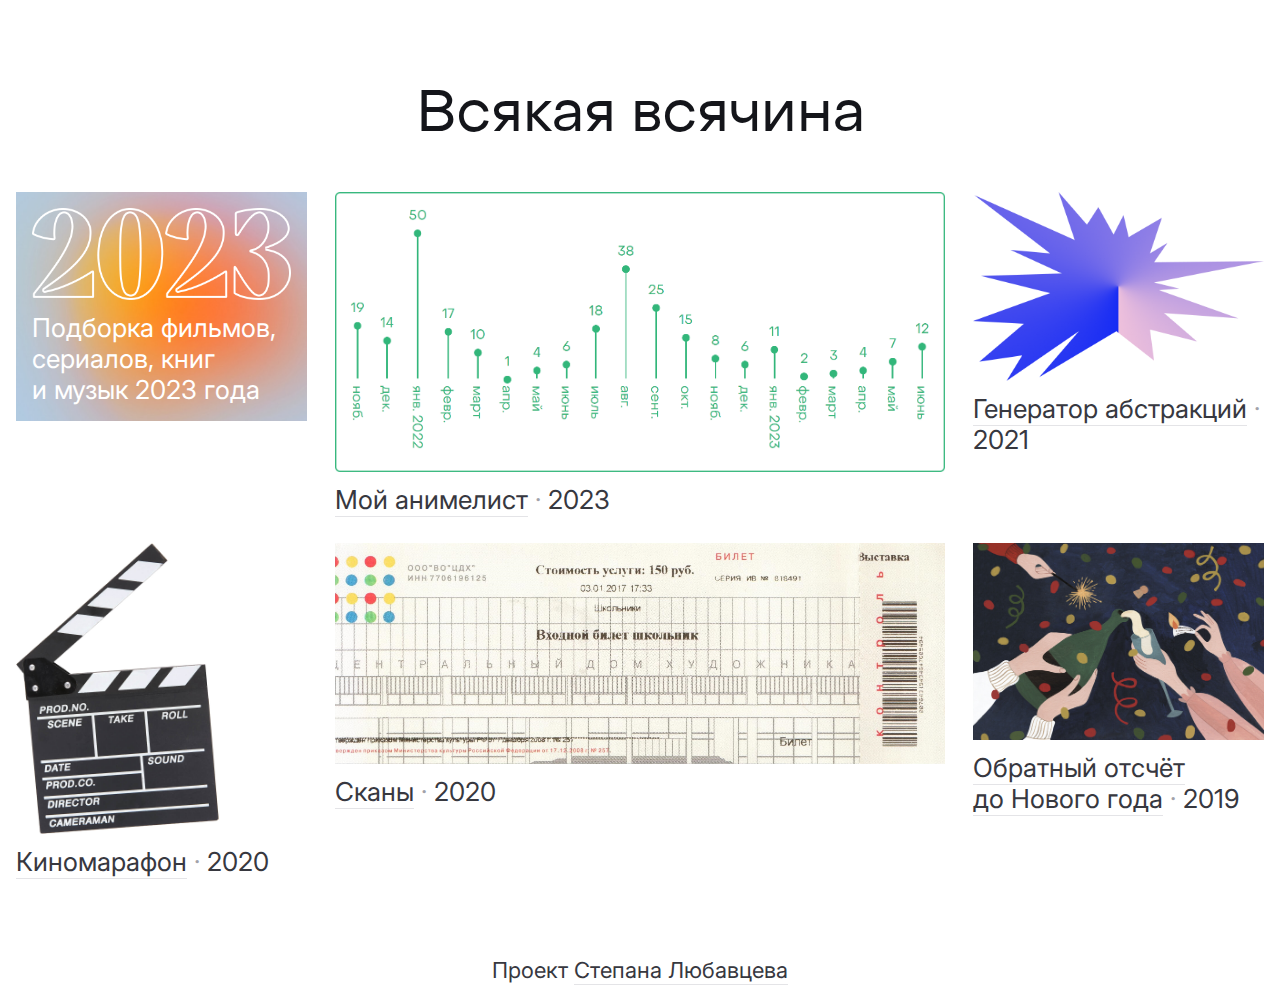
<file: index.html>
<!doctype html>
<!-- Design by Stepan Lyubavtsev (https://lyubavtsev.ru/) -->
<html lang="ru">
	<head>
		<meta charset="utf-8" />
		<meta content="width=device-width, initial-scale=1.0" name="viewport" />
		<title>Всякая всячина</title>
		<meta content="Всякая всячина" name="title" />
		<meta content="website" property="og:type" />
		<meta content="https://nameasy.github.io/" property="og:url" />
		<meta content="Всякая всячина" property="og:title" />
		<meta content="summary_large_image" property="twitter:card" />
		<meta content="https://nameasy.github.io/" property="twitter:url" />
		<meta content="Всякая всячина" property="twitter:title" />
		<script type="module" crossorigin src="assets/index-Bt6-5ihw.js"></script>
		<link rel="modulepreload" crossorigin href="assets/projects-BZa-CiKp.js">
		<link rel="stylesheet" crossorigin href="assets/projects-DKp_bXsx.css">
	</head>

	<body>
		<div class="page">
			<main class="main">
				<section class="index-section">
					<div class="index-section__inner">
						<h1 class="index-section__title">Всякая всячина</h1>
						<ul class="project-list"></ul>
					</div>
				</section>
			</main>
			<footer class="footer">
				<div class="footer__inner">
					<div class="footer__design">
						<div class="footer__text">Проект <a class="link" href="https://lyubavtsev.ru/">Степана Любавцева</a></div>
					</div>
				</div>
			</footer>
		</div>
	</body>
</html>
</file>
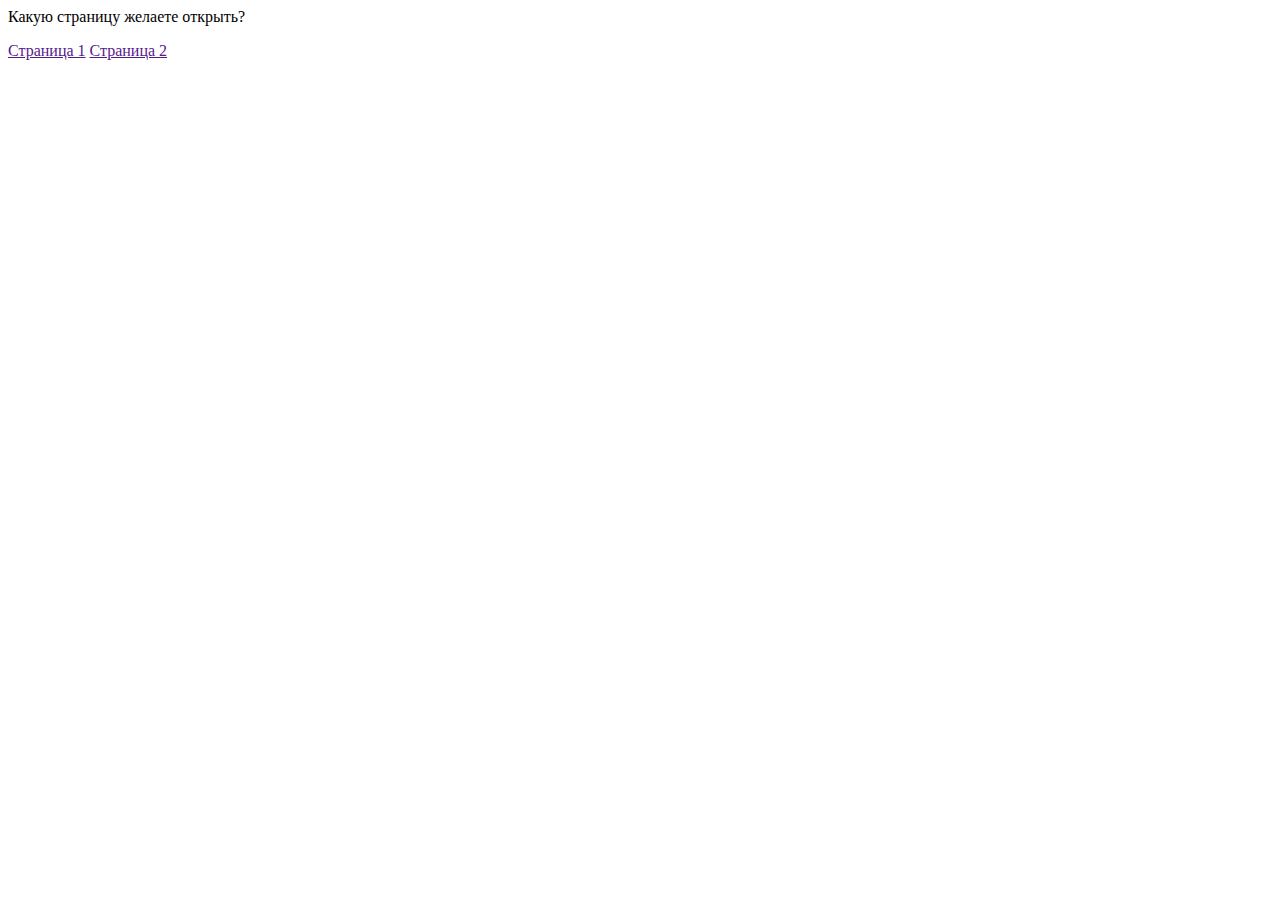
<file: ajax/index.html>
<html>

<head>
    <meta http-equiv="Content-Type" content="text/html; Charset=UTF-8">
    <script>
        function showContent(link) {

            var cont = document.getElementById('contentBody');
            var loading = document.getElementById('loading');

            cont.innerHTML = loading.innerHTML;

            var http = createRequestObject(); // создаем ajax-объект
            if (http) {
                http.open('get', link); // инициируем загрузку страницы
                http.onreadystatechange = function() { // назначаем асинхронный обработчик события
                    if (http.readyState == 4) {
                        cont.innerHTML = http.responseText; // присваиваем содержимое
                    }
                }
                http.send(null);
            } else {
                document.location = link; // если ajax-объект не удается создать, просто перенаправляем на адрес
            }
        }

        // создание ajax объекта
        function createRequestObject() {
            try {
                return new XMLHttpRequest()
            } catch (e) {
                try {
                    return new ActiveXObject('Msxml2.XMLHTTP')
                } catch (e) {
                    try {
                        return new ActiveXObject('Microsoft.XMLHTTP')
                    } catch (e) {
                        return null;
                    }
                }
            }
        }
    </script>
</head>

<body>

    <p>Какую страницу желаете открыть?</p>

    <form>
        <a href="" onclick="showContent('page1.html')">Страница 1</a>
        <a href="" onclick="showContent('page2.html')">Страница 2</a>
    </form>

    <div id="contentBody">
    </div>

    <div id="loading" style="display: none">
        Идет загрузка...
    </div>

</body>

</html>
</file>
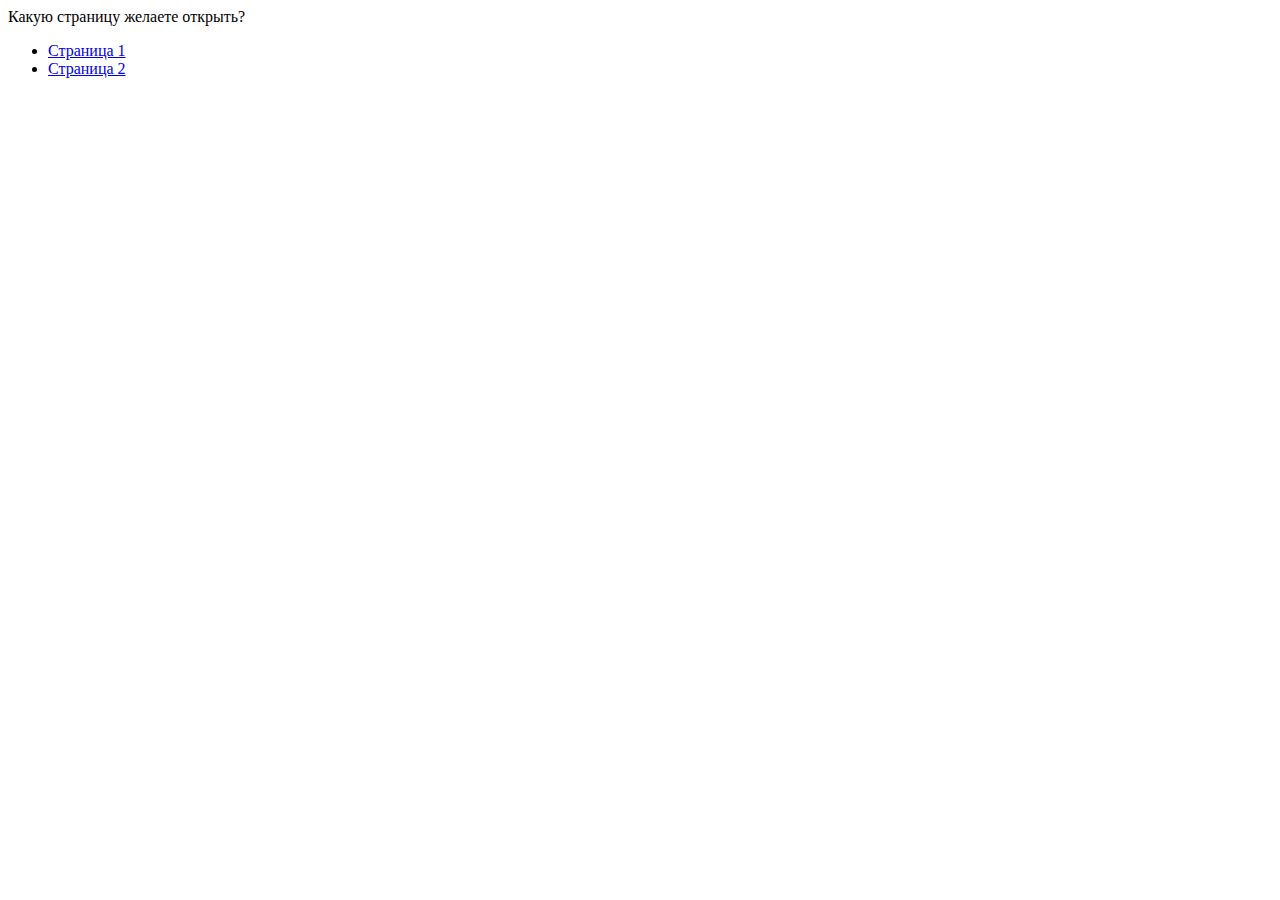
<file: ajax_ex2/index.html>
<!-- 
	codething.ru - полезные штучки для веб-разработчика 

	AJAX и jQuery. Динамическое обновление контента. Основы.
	Пример 2. Динамическое обновление контента по выбору пользователя
-->

<html>
<head>
<meta http-equiv="Content-Type" content="text/html; Charset=UTF-8">
<script type="text/javascript" src="jquery.js"></script>
</head>

<body>
	
	<p>Какую страницу желаете открыть?</p>
	<ul>
        <li id="btn1"><a href="page1.html">Страница 1</a></li>
        <li id="btn2"><a href="page2.html">Страница 2</a></li>
	</ul>
	<div id="content"></div>
	
	<script>
		$(document).ready(function(){
		
			$('#btn1').click(function(){
				$.ajax({
					url: "page1.html",
					cache: false,
					success: function(html){
						$("#content").html(html);
					}
				});
			});
			
			$('#btn2').click(function(){
				$.ajax({
					url: "page2.html",
					cache: false,
					success: function(html){
						$("#content").html(html);
					}
				});
			});
			
		});
	</script>
	
</body>
</html>
</file>
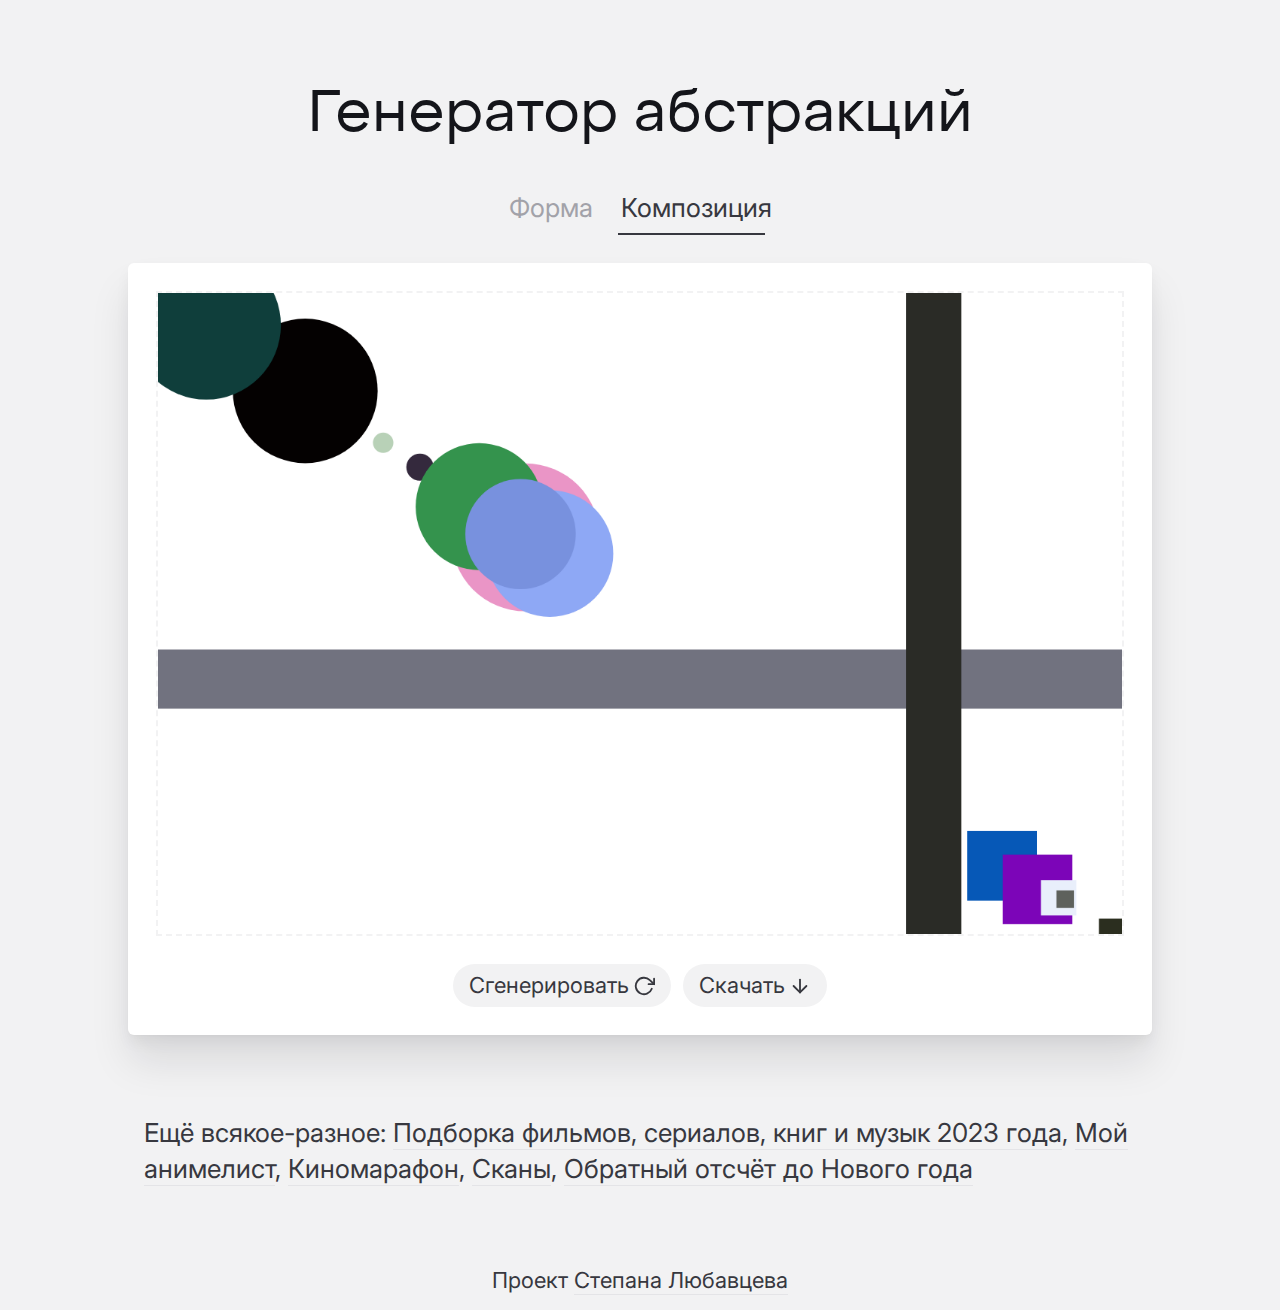
<file: abstractor.html>
<!doctype html>
<!-- Design by Stepan Lyubavtsev (https://lyubavtsev.ru/) -->
<html lang="ru">
	<head>
		<meta charset="utf-8" />
		<meta content="width=device-width, initial-scale=1.0" name="viewport" />
		<title>Генератор абстракций</title>
		<meta content="Генератор абстракций" name="title" />
		<meta content="website" property="og:type" />
		<meta content="https://nameasy.github.io/abstractor.html" property="og:url" />
		<meta content="Генератор абстракций" property="og:title" />
		<meta content="summary_large_image" property="twitter:card" />
		<meta content="https://nameasy.github.io/abstractor.html" property="twitter:url" />
		<meta content="Генератор абстракций" property="twitter:title" />
		<script type="module" crossorigin src="assets/abstractor-B6q3VzcT.js"></script>
		<link rel="modulepreload" crossorigin href="assets/projects-BZa-CiKp.js">
		<link rel="modulepreload" crossorigin href="assets/related-DxiG54xw.js">
		<link rel="stylesheet" crossorigin href="assets/projects-DKp_bXsx.css">
	</head>

	<body style="background-color: var(--color-bg-dark)">
		<div class="page">
			<main class="main">
				<section class="section">
					<div class="section__inner">
						<h1 class="section__title">Генератор абстракций</h1>
						<div class="tabs">
							<nav class="tabs__nav">
								<ul class="tabs__list">
									<li class="tabs__item">
										<a class="tabs__link" href="#tab-shape">Форма</a>
									</li>
									<li class="tabs__item">
										<a class="tabs__link tabs__link--is-active" href="#tab-composition">Композиция</a>
									</li>
									<li class="tabs__marker"></li>
								</ul>
							</nav>
							<div class="tabs__panels">
								<section class="tabs__panel" id="tab-shape">
									<h2 class="visually-hidden">Форма</h2>
									<div class="abstract">
										<div class="abstract__canvas-wrapper">
											<canvas class="abstract__canvas" id="canvas-shape"></canvas>
										</div>
										<input class="abstract__hash" id="hash-shape" type="hidden" />
										<div class="abstract__actions">
											<button class="button abstract__button" id="create-shape" type="button">
												<span class="button__text abstract__button-text">Сгенерировать</span>
												<i class="button__icon abstract__button-icon" data-feather="rotate-cw"></i>
											</button>
											<button class="button abstract__button" id="download-shape" type="button">
												<span class="button__text abstract__button-text">Скачать</span>
												<i class="button__icon abstract__button-icon" data-feather="arrow-down"></i>
											</button>
										</div>
									</div>
								</section>
								<section class="tabs__panel tabs__panel--is-visible" id="tab-composition">
									<h2 class="visually-hidden">Композиция</h2>
									<div class="abstract">
										<div class="abstract__canvas-wrapper">
											<canvas class="abstract__canvas" id="canvas-composition"></canvas>
										</div>
										<input class="abstract__hash" id="hash-composition" type="hidden" />
										<div class="abstract__actions">
											<button class="button abstract__button" id="create-composition" type="button">
												<span class="button__text abstract__button-text">Сгенерировать</span>
												<i class="button__icon abstract__button-icon" data-feather="rotate-cw"></i>
											</button>
											<button class="button abstract__button" id="download-composition" type="button">
												<span class="button__text abstract__button-text">Скачать</span>
												<i class="button__icon abstract__button-icon" data-feather="arrow-down"></i>
											</button>
										</div>
									</div>
								</section>
							</div>
						</div>
					</div>
				</section>
			</main>
			<footer class="footer">
				<div class="footer__inner">
					<div class="footer__design">
						<div class="footer__text">Проект <a class="link" href="https://lyubavtsev.ru/">Степана Любавцева</a></div>
					</div>
				</div>
			</footer>
		</div>
		<script src="scripts/libraries/feather.min.js"></script>
		<script src="scripts/libraries/seedrandom.min.js"></script>
		<script>
			feather.replace();
		</script>
	</body>
</html>
</file>
<file: assets/projects-DKp_bXsx.css>
@charset "UTF-8";@import"https://fonts.googleapis.com/css2?family=Inter:wght@100;200;300;400;500;600;700;800;900&display=swap";html,body,p,ol,ul,li,dl,dt,dd,blockquote,figure,fieldset,legend,textarea,pre,iframe,hr,h1,h2,h3,h4,h5,h6{margin:0;padding:0}h1,h2,h3,h4,h5,h6{font-size:100%;font-weight:400}ul{list-style:none}button,input,select{margin:0}html{-webkit-box-sizing:border-box;box-sizing:border-box}*,:before,:after{-webkit-box-sizing:inherit;box-sizing:inherit}img,video{height:auto;max-width:100%}iframe{border:0}table{border-collapse:collapse;border-spacing:0}td,th{padding:0}@font-face{font-family:Object Sans Regular;font-style:normal;font-weight:400;src:url(/fonts/ppobjectsans-regular.woff2) format("woff2"),url(/fonts/ppobjectsans-regular.woff) format("woff")}@font-face{font-family:Object Sans Regular Slanted;font-style:normal;font-weight:400;src:url(/fonts/ppobjectsans-slanted.woff2) format("woff2"),url(/fonts/ppobjectsans-slanted.woff) format("woff")}@font-face{font-family:Object Sans Heavy;font-style:normal;font-weight:400;src:url(/fonts/ppobjectsans-heavy.woff2) format("woff2"),url(/fonts/ppobjectsans-heavy.woff) format("woff")}@font-face{font-family:Object Sans Heavy Slanted;font-style:normal;font-weight:400;src:url(/fonts/ppobjectsans-heavyslanted.woff2) format("woff2"),url(/fonts/ppobjectsans-heavyslanted.woff) format("woff")}:root{--space-4xs: clamp(.125rem, calc(.125rem + 0vw) , .125rem);--space-3xs: clamp(.25rem, calc(.25rem + 0vw) , .25rem);--space-2xs: clamp(.5rem, calc(.5rem + 0vw) , .5rem);--space-xs: clamp(.75rem, calc(.75rem + 0vw) , .75rem);--space-sm: clamp(1rem, calc(1rem + 0vw) , 1rem);--space-md: clamp(1.5rem, calc(1.125rem + .78125vw) , 1.75rem);--space-lg: clamp(2.25rem, calc(1.125rem + 2.34375vw) , 3rem);--space-xl: clamp(3.5rem, calc(1.25rem + 4.6875vw) , 5rem);--space-2xl: clamp(5.75rem, calc(2.375rem + 7.03125vw) , 8rem);--space-3xl: clamp(9.25rem, calc(4.75rem + 9.375vw) , 12.25rem);--space-4xl: clamp(15rem, calc(7.5rem + 15.625vw) , 20rem);--max-width-3xs: 20rem;--max-width-2xs: 26rem;--max-width-xs: 32rem;--max-width-sm: 48rem;--max-width-md: 64rem;--max-width-lg: 80rem;--max-width-xl: 90rem;--text-xs: clamp(.6875rem, calc(.59375rem + .1953125vw), .75rem);--text-sm: clamp(.8125rem, calc(.625rem + .390625vw), .9375rem);--text-base: clamp(1rem, calc(.8125rem + .390625vw), 1.125rem);--text-md: clamp(1.1875rem, calc(.90625rem + .5859375vw), 1.375rem);--text-lg: clamp(1.4375rem, calc(1.15625rem + .5859375vw), 1.625rem);--text-xl: clamp(1.75rem, calc(1.375rem + .78125vw) , 2rem);--text-2xl: clamp(2.0625rem, calc(1.40625rem + 1.3671875vw), 2.5rem);--text-3xl: clamp(2.5rem, calc(1.75rem + 1.5625vw) , 3rem);--text-4xl: clamp(3rem, calc(2.0625rem + 1.953125vw), 3.625rem);--color-primary-darker: #235b9f;--color-primary-dark: #2869b8;--color-primary: #2e77d1;--color-primary-light: #4788d7;--color-primary-lighter: #6098dc;--color-title: #14151a;--color-text: #37383f;--color-white: #fff;--color-bg-darker: #e4e4e7;--color-bg-dark: #f2f2f3;--color-bg: #fff;--color-gray-darker: #14151a;--color-gray-dark: #37383f;--color-gray: #73757d;--color-gray-light: #a2a2a9;--color-gray-lighter: #d7d7da}:focus{outline:none}body{background-color:var(--color-bg);color:var(--color-text);font-family:Inter,sans-serif;font-size:var(--text-base);line-height:1.2}a{text-decoration:none}img{vertical-align:middle}.button{-webkit-box-align:center;-ms-flex-align:center;align-items:center;-webkit-appearance:none;-moz-appearance:none;appearance:none;background-color:var(--color-bg-dark);border:0;border-radius:50rem;color:var(--color-text);cursor:pointer;display:-webkit-inline-box;display:-ms-inline-flexbox;display:inline-flex;font-family:Inter,sans-serif;font-size:var(--text-md);gap:var(--space-3xs);-webkit-box-pack:center;-ms-flex-pack:center;justify-content:center;line-height:1.2;overflow:hidden;padding:var(--space-2xs) var(--space-sm);position:relative;text-decoration:none;-webkit-transition-duration:.25s;transition-duration:.25s;-webkit-transition-property:background-color,color;transition-property:background-color,color;-webkit-user-select:none;-moz-user-select:none;-ms-user-select:none;user-select:none}.button:hover{background-color:var(--color-bg-darker)}.button__icon{height:var(--text-md);stroke:var(--color-text);-webkit-transition-duration:.25s;transition-duration:.25s;-webkit-transition-property:stroke;transition-property:stroke;width:var(--text-md)}.link{color:inherit;cursor:pointer;text-decoration-color:var(--color-bg-darker);text-decoration-line:underline;text-decoration-style:solid;text-decoration-thickness:1px;text-underline-offset:.25em;text-underline-position:auto;-webkit-transition-duration:.25s;transition-duration:.25s;-webkit-transition-property:color,text-decoration-color;transition-property:color,text-decoration-color}.link:hover{text-decoration-color:var(--color-gray-dark)}.switch{display:-webkit-box;display:-ms-flexbox;display:flex}.switch__item{-webkit-box-align:center;-ms-flex-align:center;align-items:center;display:-webkit-inline-box;display:-ms-inline-flexbox;display:inline-flex;gap:var(--space-xs);position:relative}.switch__input{cursor:pointer;height:100%;opacity:0;position:relative;-webkit-transform:scaleX(2);-ms-transform:scaleX(2);transform:scaleX(2);-webkit-transform-origin:0 0;-ms-transform-origin:0 0;transform-origin:0 0;width:1.3125rem;z-index:1}.switch__item:last-of-type .switch__input{-webkit-transform-origin:100% 100%;-ms-transform-origin:100% 100%;transform-origin:100% 100%}.switch__item:first-of-type .switch__input{-webkit-box-ordinal-group:2;-ms-flex-order:1;order:1}.switch__input:checked{z-index:-1}.switch__label{color:var(--color-gray-light);display:block;font-size:var(--text-md);position:relative;-webkit-transition-duration:.25s;transition-duration:.25s;-webkit-transition-property:color;transition-property:color;z-index:1}.switch__input:checked~.switch__label{color:var(--color-text)}.switch__toggle{border:2px solid var(--color-bg-darker);border-radius:50em;height:1.5rem;left:0;position:absolute;top:50%;-webkit-transform:translate(-50%,-50%);-ms-transform:translate(-50%,-50%);transform:translate(-50%,-50%);-webkit-transition-duration:.25s;transition-duration:.25s;-webkit-transition-property:border-color,-webkit-box-shadow;transition-property:border-color,-webkit-box-shadow;transition-property:border-color,box-shadow;transition-property:border-color,box-shadow,-webkit-box-shadow;width:2.625rem;z-index:0}.switch:focus-within .switch__toggle,.switch:active .switch__toggle{border-color:var(--color-primary);-webkit-box-shadow:0 0 0 .25rem #c4d9f2;box-shadow:0 0 0 .25rem #c4d9f2}.switch__marker{background-color:var(--color-primary);border-radius:50%;height:1rem;left:.125rem;position:absolute;top:.125rem;-webkit-transition-duration:.25s;transition-duration:.25s;-webkit-transition-property:left;transition-property:left;width:1rem;z-index:0}.switch__input:checked~.switch__toggle .switch__marker{left:1.25rem}.switch-v2{display:-webkit-box;display:-ms-flexbox;display:flex}.switch-v2__item{-webkit-box-align:center;-ms-flex-align:center;align-items:center;display:-webkit-inline-box;display:-ms-inline-flexbox;display:inline-flex;gap:var(--space-xs);position:relative}.switch-v2__input{cursor:pointer;height:100%;opacity:0;position:relative;-webkit-transform:scaleX(2);-ms-transform:scaleX(2);transform:scaleX(2);-webkit-transform-origin:0 0;-ms-transform-origin:0 0;transform-origin:0 0;width:1.3125rem;z-index:1}.switch-v2__item:last-of-type .switch-v2__input{-webkit-transform-origin:100% 100%;-ms-transform-origin:100% 100%;transform-origin:100% 100%}.switch-v2__item:first-of-type .switch-v2__input{-webkit-box-ordinal-group:2;-ms-flex-order:1;order:1}.switch-v2__input:checked{z-index:-1}.switch-v2__label{color:var(--color-gray-lighter);display:block;font-size:var(--text-md);position:relative;-webkit-transition-duration:.25s;transition-duration:.25s;-webkit-transition-property:color;transition-property:color;z-index:1}.switch-v2__input:checked~.switch-v2__label{color:var(--color-text)}.switch-v2__toggle{background-color:var(--color-bg-darker);border:2px solid var(--color-bg-darker);border-radius:50em;height:1.5rem;left:0;position:absolute;top:50%;-webkit-transform:translate(-50%,-50%);-ms-transform:translate(-50%,-50%);transform:translate(-50%,-50%);-webkit-transition-duration:.25s;transition-duration:.25s;-webkit-transition-property:background-color,border-color;transition-property:background-color,border-color;width:2.625rem;z-index:0}.switch-v2__marker{background-color:var(--color-bg);border-radius:50%;-webkit-box-shadow:0 0 0 1px rgb(20 21 26 / .02),0 1px 3px -1px rgb(20 21 26 / .2);box-shadow:0 0 0 1px #14151a05,0 1px 3px -1px #14151a33;-webkit-box-shadow:0 .3px .4px rgb(20 21 26 / .02),0 .9px 1.5px rgb(20 21 26 / .045),0 3.5px 6px rgb(20 21 26 / .09);box-shadow:0 .3px .4px #14151a05,0 .9px 1.5px #14151a0b,0 3.5px 6px #14151a17;height:1.125rem;height:1rem;left:.125rem;position:absolute;top:.125rem;-webkit-transition-duration:.25s;transition-duration:.25s;-webkit-transition-property:background-color,left;transition-property:background-color,left;width:1.125rem;width:1rem;z-index:0}.switch-v2__input:checked~.switch-v2__toggle{background-color:var(--color-primary);border-color:var(--color-primary)}.switch-v2__input:checked~.switch-v2__toggle .switch-v2__marker{left:1.25rem}.page{display:-webkit-box;display:-ms-flexbox;display:flex;-webkit-box-orient:vertical;-webkit-box-direction:normal;-ms-flex-direction:column;flex-direction:column;min-height:100vh;min-height:100dvh}.main{-webkit-box-flex:1;-ms-flex-positive:1;flex-grow:1}.abstract{background-color:var(--color-bg);border-radius:.375rem;-webkit-box-shadow:0 1.2px 1.9px -1px rgb(20 21 26 / .01),0 3px 5px -1px rgb(20 21 26 / .015),0 8px 15px -1px rgb(20 21 26 / .05),0 28px 40px -1px rgb(20 21 26 / .1);box-shadow:0 1.2px 1.9px -1px #14151a03,0 3px 5px -1px #14151a04,0 8px 15px -1px #14151a0d,0 28px 40px -1px #14151a1a;margin-left:auto;margin-right:auto;max-width:var(--max-width-md);padding:var(--space-md)}.abstract>:not(:last-child){margin-bottom:var(--space-md)}.abstract__canvas-wrapper{aspect-ratio:3 / 2;border:2px dashed var(--color-bg-dark);display:-webkit-box;display:-ms-flexbox;display:flex;overflow:hidden;position:relative;width:100%}.abstract__canvas{width:100%}.abstract__actions{display:-webkit-box;display:-ms-flexbox;display:flex;-ms-flex-wrap:wrap;flex-wrap:wrap;gap:var(--space-xs) var(--space-xs);-webkit-box-pack:center;-ms-flex-pack:center;justify-content:center}@media screen and (max-width: 48rem){.abstract{padding:var(--space-sm)}}.anime-group__title{color:var(--color-gray);font-family:Object Sans Regular,sans-serif;font-size:var(--text-lg);margin-bottom:var(--space-sm)}.anime:not(:last-child){margin-bottom:var(--space-md)}.anime__month{font-size:var(--text-md);font-weight:600;margin-bottom:var(--space-xs)}.anime__list{display:-webkit-box;display:-ms-flexbox;display:flex;-webkit-box-orient:vertical;-webkit-box-direction:normal;-ms-flex-direction:column;flex-direction:column;gap:var(--space-2xs)}.anime__item{font-size:var(--text-md);line-height:1.4}.chart-group__title{color:var(--color-gray);font-family:Object Sans Regular,sans-serif;font-size:var(--text-lg);margin-bottom:var(--space-sm);margin-left:calc(var(--width) + var(--space-sm))}.chart-group__list{display:-webkit-box;display:-ms-flexbox;display:flex;-webkit-box-orient:vertical;-webkit-box-direction:normal;-ms-flex-direction:column;flex-direction:column;gap:var(--space-xs)}.chart{-webkit-box-align:center;-ms-flex-align:center;align-items:center;display:-webkit-box;display:-ms-flexbox;display:flex}.chart__month{-ms-flex-preferred-size:var(--width);flex-basis:var(--width);-ms-flex-negative:0;flex-shrink:0;font-size:var(--text-md);margin-right:var(--space-sm);text-align:right}.chart__bar{background-color:var(--color-primary);border-bottom-right-radius:.1875rem;border-top-right-radius:.1875rem;height:var(--text-lg);margin-right:var(--space-xs)}.chart__number{color:var(--color-gray-light);-ms-flex-negative:0;flex-shrink:0}.gallery{padding:var(--space-xl) var(--space-sm)}.gallery__inner{margin-left:auto;margin-right:auto;max-width:var(--max-width-lg)}.gallery__title{color:var(--color-title);font-family:Object Sans Regular,sans-serif;font-size:var(--text-4xl);line-height:1.1;margin-bottom:var(--space-lg);text-align:center}.gallery__nav{display:-webkit-box;display:-ms-flexbox;display:flex;margin-bottom:var(--space-md);overflow-x:auto;overflow-y:hidden}.gallery__nav-list{-webkit-box-align:center;-ms-flex-align:center;align-items:center;display:-webkit-box;display:-ms-flexbox;display:flex;margin-left:auto;margin-right:auto;position:relative}.gallery__nav-item{-ms-flex-negative:0;flex-shrink:0;z-index:1}.gallery__nav-button{background-color:transparent;border-radius:0;color:var(--color-gray-light);font-size:var(--text-lg);padding:0;padding:var(--space-xs) var(--space-sm);padding-bottom:var(--space-xs);padding-top:0}.gallery__nav-button--is-active{color:var(--color-text)}.gallery__nav-button:hover{background-color:transparent;color:var(--color-text)}.gallery__nav-marker{background-color:var(--color-gray-dark);bottom:0;content:"";height:2px;position:absolute;-webkit-transition-duration:.25s;transition-duration:.25s;-webkit-transition-property:left,width;transition-property:left,width}.gallery__list{margin:calc(-1 / 2 * var(--space-md));position:relative}.gallery__list--is-hidden{display:none}.gallery__item{padding:calc(var(--space-md) / 2);width:25%}.gallery__item--is-current{opacity:0!important}.gallery__link,.gallery__image{display:block}.gallery__image{border-radius:.1875rem;-webkit-transition-duration:.25s;transition-duration:.25s;-webkit-transition-property:-webkit-filter;transition-property:-webkit-filter;transition-property:filter;transition-property:filter,-webkit-filter;width:100%}.gallery__link:hover .gallery__image{-webkit-filter:brightness(.75);filter:brightness(.75)}@media screen and (max-width: 64rem){.gallery__item{width:calc(100% / 3)}}@media screen and (max-width: 48rem){.gallery__list{margin:calc(-1 / 2 * var(--space-sm))}.gallery__item{padding:calc(var(--space-sm) / 2);width:50%}}.index-section{padding:var(--space-xl) var(--space-sm)}.index-section__inner{margin-left:auto;margin-right:auto;max-width:var(--max-width-lg)}.index-section__inner>:not(:last-child){margin-bottom:var(--space-lg)}.index-section__title{color:var(--color-title);font-family:Object Sans Regular,sans-serif;font-size:var(--text-4xl);line-height:1.1;text-align:center}.index-section__filter{border:0;display:-webkit-box;display:-ms-flexbox;display:flex;-webkit-box-pack:center;-ms-flex-pack:center;justify-content:center;margin-bottom:var(--space-md)}.index-section__item[hidden]{display:none}.preloader{display:-webkit-box;display:-ms-flexbox;display:flex;-webkit-box-pack:center;-ms-flex-pack:center;justify-content:center}@-webkit-keyframes rotate{0%{-webkit-transform:rotate(0deg);transform:rotate(0)}to{-webkit-transform:rotate(360deg);transform:rotate(360deg)}}@keyframes rotate{0%{-webkit-transform:rotate(0deg);transform:rotate(0)}to{-webkit-transform:rotate(360deg);transform:rotate(360deg)}}.preloader__icon{-webkit-animation:rotate 1.5s linear infinite;animation:rotate 1.5s linear infinite;height:clamp(1.75rem,calc(1.375rem + .78125vw),2rem);width:auto}@-webkit-keyframes dash-offset{0%{stroke-dashoffset:100}50%{stroke-dashoffset:12.5;-webkit-transform:rotate(0deg);transform:rotate(0)}to{stroke-dashoffset:100;-webkit-transform:rotate(360deg);transform:rotate(360deg)}}@keyframes dash-offset{0%{stroke-dashoffset:100}50%{stroke-dashoffset:12.5;-webkit-transform:rotate(0deg);transform:rotate(0)}to{stroke-dashoffset:100;-webkit-transform:rotate(360deg);transform:rotate(360deg)}}@-webkit-keyframes stroke{0%{stroke:#ac52ad}to{stroke:#478080}50%{stroke:#2e77d1}}@keyframes stroke{0%{stroke:#ac52ad}to{stroke:#478080}50%{stroke:#2e77d1}}.preloader__circle{-webkit-animation:dash-offset 1.5s ease-in-out infinite,stroke 9s linear infinite;animation:dash-offset 1.5s ease-in-out infinite,stroke 9s linear infinite;stroke:#ac52ad;stroke-dasharray:100;stroke-dashoffset:0;-webkit-transform-origin:center;-ms-transform-origin:center;transform-origin:center}.preview{-webkit-box-align:center;-ms-flex-align:center;align-items:center;display:-webkit-box;display:-ms-flexbox;display:flex;height:100%;-webkit-box-pack:center;-ms-flex-pack:center;justify-content:center;left:0;pointer-events:none;position:fixed;top:0;width:100%;z-index:9}.preview--is-open{pointer-events:auto}.preview{background-color:transparent;-webkit-transition:background-color .25s;transition:background-color .25s}.preview--is-open{background-color:#14151a20;-webkit-transition:background-color .25s;transition:background-color .25s}.preview__close{aspect-ratio:1;-webkit-backdrop-filter:blur(20px);backdrop-filter:blur(20px);background-color:#14151a40;opacity:0;padding:var(--space-xs);position:fixed;right:var(--space-sm);top:var(--space-sm);-webkit-transition:background-color .375s,opacity .375s;transition:background-color .375s,opacity .375s;z-index:8}.preview--image-loaded .preview__close{opacity:1}.preview__close:hover{background-color:#14151a60}.preview__close-icon{height:var(--text-lg);stroke:var(--color-white);width:var(--text-lg)}.preview__description{bottom:0;color:var(--color-white);font-size:var(--text-md);left:0;line-height:1.4;mix-blend-mode:difference;opacity:0;padding:var(--space-sm);position:fixed;text-align:center;-webkit-transform:translateY(100%);-ms-transform:translateY(100%);transform:translateY(100%);-webkit-transition:opacity .375s,-webkit-transform .375s;transition:opacity .375s,-webkit-transform .375s;transition:opacity .375s,transform .375s;transition:opacity .375s,transform .375s,-webkit-transform .375s;width:100%;z-index:7}.preview--is-open .preview__description{opacity:1;-webkit-transform:translateY(0);-ms-transform:translateY(0);transform:translateY(0);-webkit-transition-delay:.25s;transition-delay:.25s}.preview__original{-webkit-backface-visibility:hidden;backface-visibility:hidden;display:block;-o-object-fit:contain;object-fit:contain;-o-object-position:center;object-position:center;position:relative;-webkit-transition:opacity .25s;transition:opacity .25s;z-index:6}.preview__original--animate{-webkit-transition:opacity .25s,-webkit-transform .375s;transition:opacity .25s,-webkit-transform .375s;transition:opacity .25s,transform .375s;transition:opacity .25s,transform .375s,-webkit-transform .375s}.preview--is-open .preview__original--animate{-webkit-transition:opacity .25s,-webkit-transform .5s;transition:opacity .25s,-webkit-transform .5s;transition:opacity .25s,transform .5s;transition:opacity .25s,transform .5s,-webkit-transform .5s}.preview__clone{-webkit-backface-visibility:hidden;backface-visibility:hidden;position:fixed;-webkit-transition:-webkit-transform .5s cubic-bezier(.5,1,.2,1);transition:-webkit-transform .5s cubic-bezier(.5,1,.2,1);transition:transform .5s cubic-bezier(.5,1,.2,1);transition:transform .5s cubic-bezier(.5,1,.2,1),-webkit-transform .5s cubic-bezier(.5,1,.2,1);z-index:5}.project-list{display:grid;grid-gap:var(--space-md);grid-template-columns:repeat(4,minmax(0,1fr))}.project-list__item:nth-child(2){grid-column:span 2}.project-list__item:nth-child(5){grid-column:span 2}@media screen and (max-width: 64rem){.project-list{grid-template-columns:repeat(3,minmax(0,1fr))}.project-list__item:nth-child(4),.project-list__item:nth-child(6){-webkit-box-ordinal-group:2;-ms-flex-order:1;order:1}}@media screen and (max-width: 48rem){.project-list{grid-template-columns:repeat(2,minmax(0,1fr))}.project-list__item:nth-child(1){grid-column:span 2}.project-list__item:nth-child(4),.project-list__item:nth-child(6){-webkit-box-ordinal-group:1;-ms-flex-order:0;order:0}}.project-preview{position:relative}.project-preview--selection-2023{background-color:#b3c6d7;background-image:url(/images/gradient.jpg);background-position:center;background-repeat:no-repeat;background-size:cover;overflow:hidden;padding:var(--space-sm);--color-text: var(--color-white)}.project-preview__figure:not(:last-child){margin-bottom:var(--space-xs)}.project-preview__image{height:100%;-o-object-fit:contain;object-fit:contain;-o-object-position:center;object-position:center;width:100%}.project-preview__title{color:var(--color-text);font-size:var(--text-lg)}.project-preview__title:not(:last-child){margin-bottom:var(--space-2xs)}.project-preview__title span{color:var(--color-gray-light)}.project-preview--selection-2023 .project-preview__link{text-decoration-color:transparent}.project-preview--selection-2023:hover .project-preview__link{text-decoration-color:var(--color-white)}.project-preview__link:after{content:"";top:0;right:0;bottom:0;left:0;position:absolute}@media screen and (max-width: 48rem){.project-preview--selection-2023{display:grid;grid-template-columns:repeat(2,minmax(0,1fr))}.project-preview__title{grid-column:span 2}}.related{margin-left:auto;margin-right:auto;max-width:var(--max-width-md);padding:0 var(--space-sm) var(--space-xl)}.related__text{font-size:var(--text-lg);line-height:1.4}.section{padding:var(--space-xl) var(--space-sm)}.section__inner{margin-left:auto;margin-right:auto;max-width:var(--max-width-lg)}.section__inner>:not(:last-child){margin-bottom:var(--space-lg)}.section__title{color:var(--color-title);font-family:Object Sans Regular,sans-serif;font-size:var(--text-4xl);line-height:1.1;text-align:center}.section__filter{border:0;display:-webkit-box;display:-ms-flexbox;display:flex;-webkit-box-pack:center;-ms-flex-pack:center;justify-content:center;margin-bottom:var(--space-md)}.section__item[hidden]{display:none}.stats{display:-webkit-box;display:-ms-flexbox;display:flex;-webkit-box-orient:vertical;-webkit-box-direction:normal;-ms-flex-direction:column;flex-direction:column;gap:var(--space-md)}.tabs__panel:not(.tabs__panel--is-visible){display:none}@-webkit-keyframes fadeIn{0%{opacity:0}to{opacity:1}}@keyframes fadeIn{0%{opacity:0}to{opacity:1}}.tabs__panel--is-visible{-webkit-animation:fadeIn .375s;animation:fadeIn .375s}.tabs__nav{margin-bottom:var(--space-md)}.tabs__list{-webkit-box-align:center;-ms-flex-align:center;align-items:center;display:-webkit-box;display:-ms-flexbox;display:flex;gap:var(--space-md);margin-left:auto;margin-right:auto;max-width:100%;overflow-x:auto;overflow-y:hidden;position:relative;width:-webkit-fit-content;width:-moz-fit-content;width:fit-content}.tabs__item{-ms-flex-negative:0;flex-shrink:0;z-index:1}.tabs__link{-webkit-box-align:center;-ms-flex-align:center;align-items:center;color:var(--color-gray-light);cursor:pointer;display:-webkit-box;display:-ms-flexbox;display:flex;font-size:var(--text-lg);-webkit-box-pack:center;-ms-flex-pack:center;justify-content:center;padding-bottom:var(--space-xs);-webkit-transition-duration:.25s;transition-duration:.25s;-webkit-transition-property:color;transition-property:color;-webkit-user-select:none;-moz-user-select:none;-ms-user-select:none;user-select:none}.tabs__link--is-active,.tabs__link:hover{color:var(--color-text)}.tabs__marker{background-color:var(--color-gray-dark);bottom:0;content:"";height:2px;position:absolute;-webkit-transition-duration:.25s;transition-duration:.25s;-webkit-transition-property:left,width;transition-property:left,width}.tabs__nav--v2 .tabs__list{background-color:var(--color-bg-dark);border:1px solid var(--color-bg-darker);border-radius:.75rem;gap:normal;padding:var(--space-3xs)}.tabs__nav--v2 .tabs__link{font-size:var(--text-md);padding:var(--space-2xs) var(--space-sm)}.tabs__nav--v2 .tabs__marker{background-color:var(--color-bg);border-radius:calc(.75rem - var(--space-3xs));-webkit-box-shadow:0 0 0 1px rgb(20 21 26 / .02),0 1px 3px -1px rgb(20 21 26 / .2);box-shadow:0 0 0 1px #14151a05,0 1px 3px -1px #14151a33;height:calc(100% - 2 * var(--space-3xs));top:50%;-webkit-transform:translateY(-50%);-ms-transform:translateY(-50%);transform:translateY(-50%)}.watchlist{display:grid;grid-gap:var(--space-md);grid-template-columns:repeat(auto-fill,minmax(min(100%,var(--column-breakpoint)),1fr));--column-breakpoint: 26rem}.footer{-ms-flex-negative:0;flex-shrink:0;padding:var(--space-sm);padding-top:0}.footer__inner{margin-left:auto;margin-right:auto;max-width:var(--max-width-lg)}.footer__design{text-align:center}.footer__text{font-size:var(--text-md)}.visually-hidden{border:0;clip:rect(0 0 0 0);-webkit-clip-path:inset(50%);clip-path:inset(50%);height:1px;margin:-1px;overflow:hidden;padding:0;position:absolute;white-space:nowrap;width:1px}
</file>
